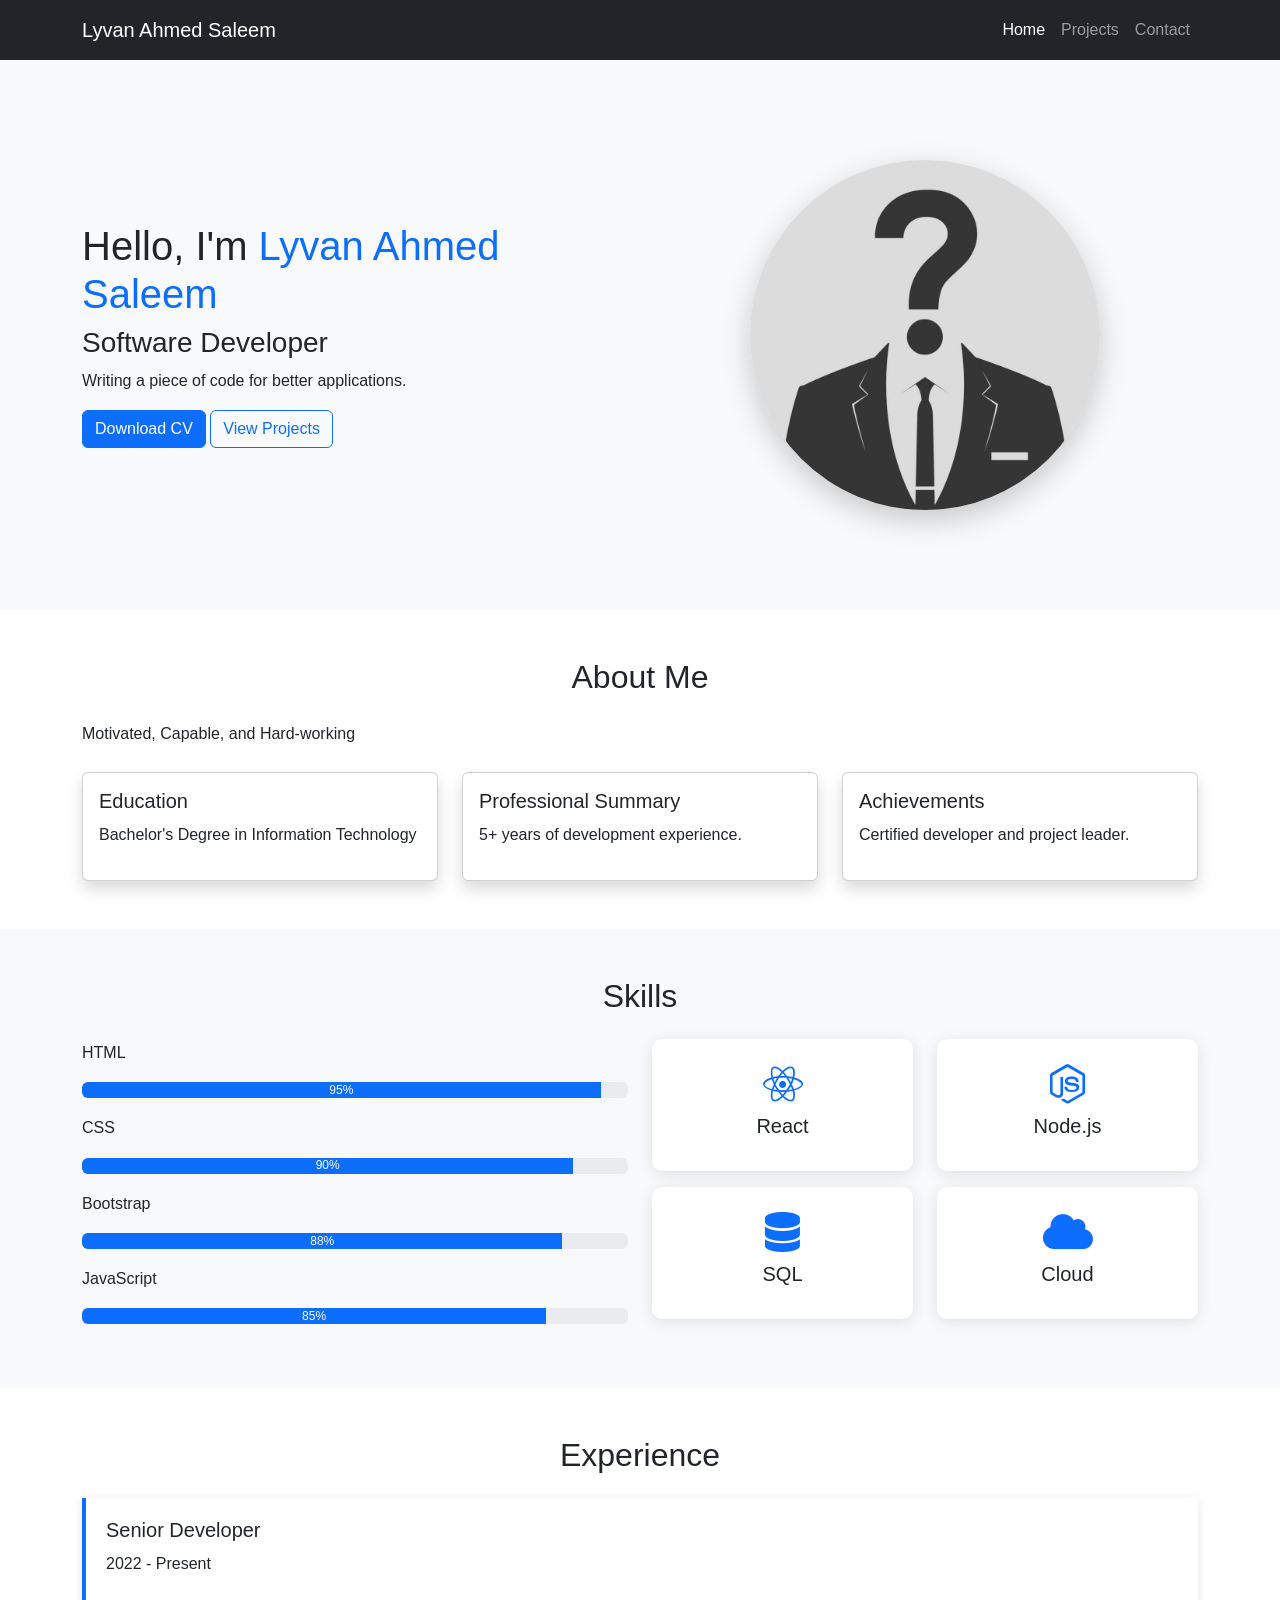
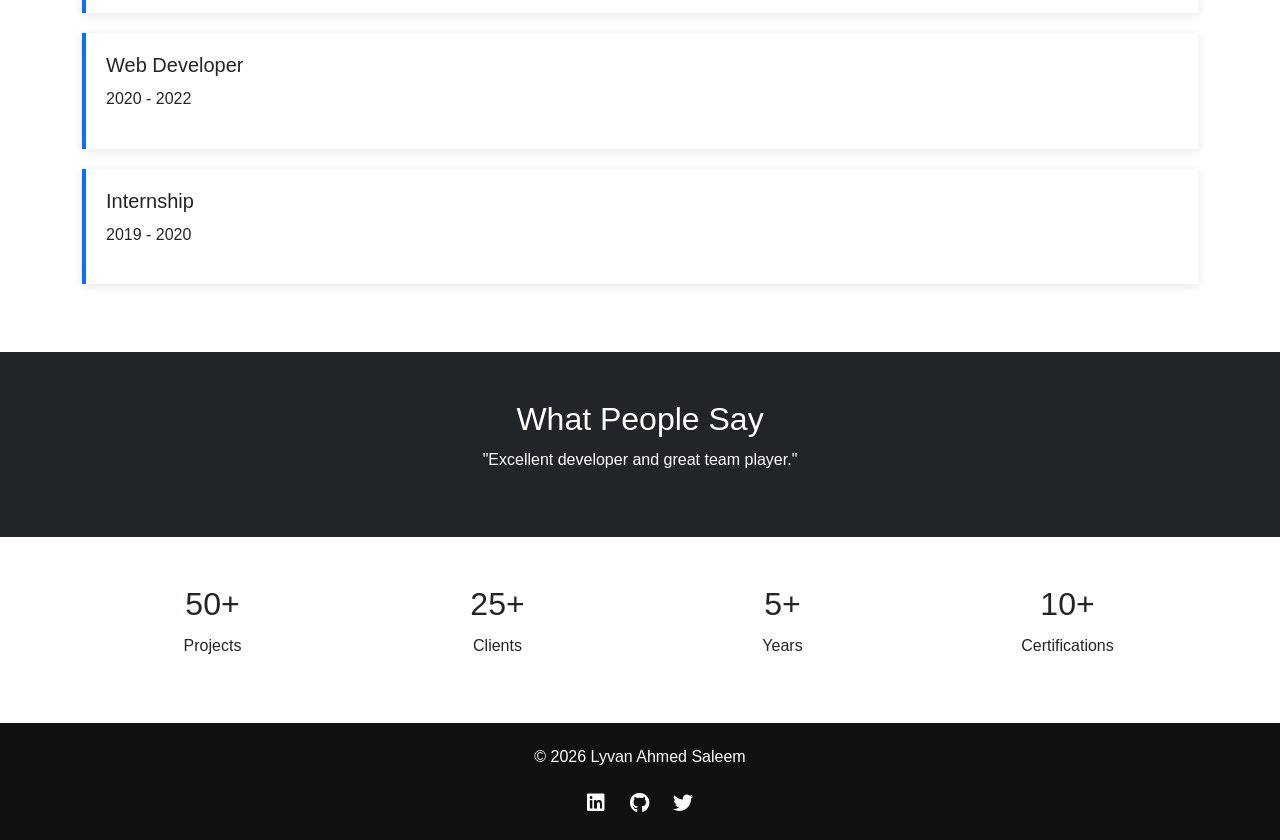
<file: index.html>
<!DOCTYPE html>
<html lang="en">
<head>
<meta charset="UTF-8">
<meta name="viewport" content="width=device-width, initial-scale=1">
<title>Your Name | Portfolio</title>

<link href="https://cdn.jsdelivr.net/npm/bootstrap@5.3.3/dist/css/bootstrap.min.css" rel="stylesheet">
<link rel="stylesheet" href="https://cdnjs.cloudflare.com/ajax/libs/font-awesome/6.5.2/css/all.min.css">
<link rel="stylesheet" href="css/style.css">
</head>

<body>

<nav class="navbar navbar-expand-lg navbar-dark bg-dark sticky-top">
<div class="container">
<a class="navbar-brand" href="#">Lyvan Ahmed Saleem</a>

<button class="navbar-toggler" type="button" data-bs-toggle="collapse" data-bs-target="#navMenu">
<span class="navbar-toggler-icon"></span>
</button>

<div class="collapse navbar-collapse" id="navMenu">
<ul class="navbar-nav ms-auto">
<li class="nav-item"><a class="nav-link active" href="index.html">Home</a></li>
<li class="nav-item"><a class="nav-link" href="about.html">Projects</a></li>
<li class="nav-item"><a class="nav-link" href="contact.html">Contact</a></li>
</ul>
</div>
</div>
</nav>

<section class="hero">
<div class="container">
<div class="row align-items-center">

<div class="col-md-6">
<h1>Hello, I'm <span class="text-primary">Lyvan Ahmed Saleem</span></h1>
<h3>Software Developer</h3>
<p>
Writing a piece of code for better applications.
</p>

<a href="#" class="btn btn-primary">Download CV</a>
<a href="about.html" class="btn btn-outline-primary">View Projects</a>
</div>

<div class="col-md-6 text-center">
<img src="images/profile.jpg" class="img-fluid hero-img" alt="Profile">
</div>

</div>
</div>
</section>

<section class="py-5">
<div class="container">
<h2 class="text-center mb-4">About Me</h2>

<p>
Motivated, Capable, and Hard-working
</p>

<div class="row mt-4">

<div class="col-md-4">
<div class="card shadow">
<div class="card-body">
<h5>Education</h5>
<p>Bachelor's Degree in Information Technology</p>
</div>
</div>
</div>

<div class="col-md-4">
<div class="card shadow">
<div class="card-body">
<h5>Professional Summary</h5>
<p>5+ years of development experience.</p>
</div>
</div>
</div>

<div class="col-md-4">
<div class="card shadow">
<div class="card-body">
<h5>Achievements</h5>
<p>Certified developer and project leader.</p>
</div>
</div>
</div>

</div>
</div>
</section>

<section class="bg-light py-5">
<div class="container">
<h2 class="text-center mb-4">Skills</h2>

<div class="row">

<div class="col-md-6">
<p>HTML</p>
<div class="progress mb-3">
<div class="progress-bar" style="width:95%">95%</div>
</div>

<p>CSS</p>
<div class="progress mb-3">
<div class="progress-bar" style="width:90%">90%</div>
</div>

<p>Bootstrap</p>
<div class="progress mb-3">
<div class="progress-bar" style="width:88%">88%</div>
</div>

<p>JavaScript</p>
<div class="progress mb-3">
<div class="progress-bar" style="width:85%">85%</div>
</div>
</div>

<div class="col-md-6">

<div class="row">

<div class="col-6 mb-3">
<div class="skill-card">
<i class="fab fa-react"></i>
<h5>React</h5>
</div>
</div>

<div class="col-6 mb-3">
<div class="skill-card">
<i class="fab fa-node-js"></i>
<h5>Node.js</h5>
</div>
</div>

<div class="col-6 mb-3">
<div class="skill-card">
<i class="fas fa-database"></i>
<h5>SQL</h5>
</div>
</div>

<div class="col-6 mb-3">
<div class="skill-card">
<i class="fas fa-cloud"></i>
<h5>Cloud</h5>
</div>
</div>

</div>
</div>

</div>
</div>
</section>

<section class="py-5">
<div class="container">
<h2 class="text-center mb-4">Experience</h2>

<div class="timeline">
<div class="timeline-item">
<h5>Senior Developer</h5>
<p>2022 - Present</p>
</div>

<div class="timeline-item">
<h5>Web Developer</h5>
<p>2020 - 2022</p>
</div>

<div class="timeline-item">
<h5>Internship</h5>
<p>2019 - 2020</p>
</div>
</div>
</div>
</section>

<section class="bg-dark text-white py-5">
<div class="container text-center">
<h2>What People Say</h2>
<p>"Excellent developer and great team player."</p>
</div>
</section>

<section class="py-5 text-center">
<div class="container">

<div class="row">

<div class="col-md-3">
<h2>50+</h2>
<p>Projects</p>
</div>

<div class="col-md-3">
<h2>25+</h2>
<p>Clients</p>
</div>

<div class="col-md-3">
<h2>5+</h2>
<p>Years</p>
</div>

<div class="col-md-3">
<h2>10+</h2>
<p>Certifications</p>
</div>

</div>

</div>
</section>

<footer>
<div class="container text-center">
<p>© 2026 Lyvan Ahmed Saleem</p>

<div>
<a href="#"><i class="fab fa-linkedin"></i></a>
<a href="#"><i class="fab fa-github"></i></a>
<a href="#"><i class="fab fa-twitter"></i></a>
</div>

</div>
</footer>

<script src="js/script.js"></script>

</body>
</html>
</file>
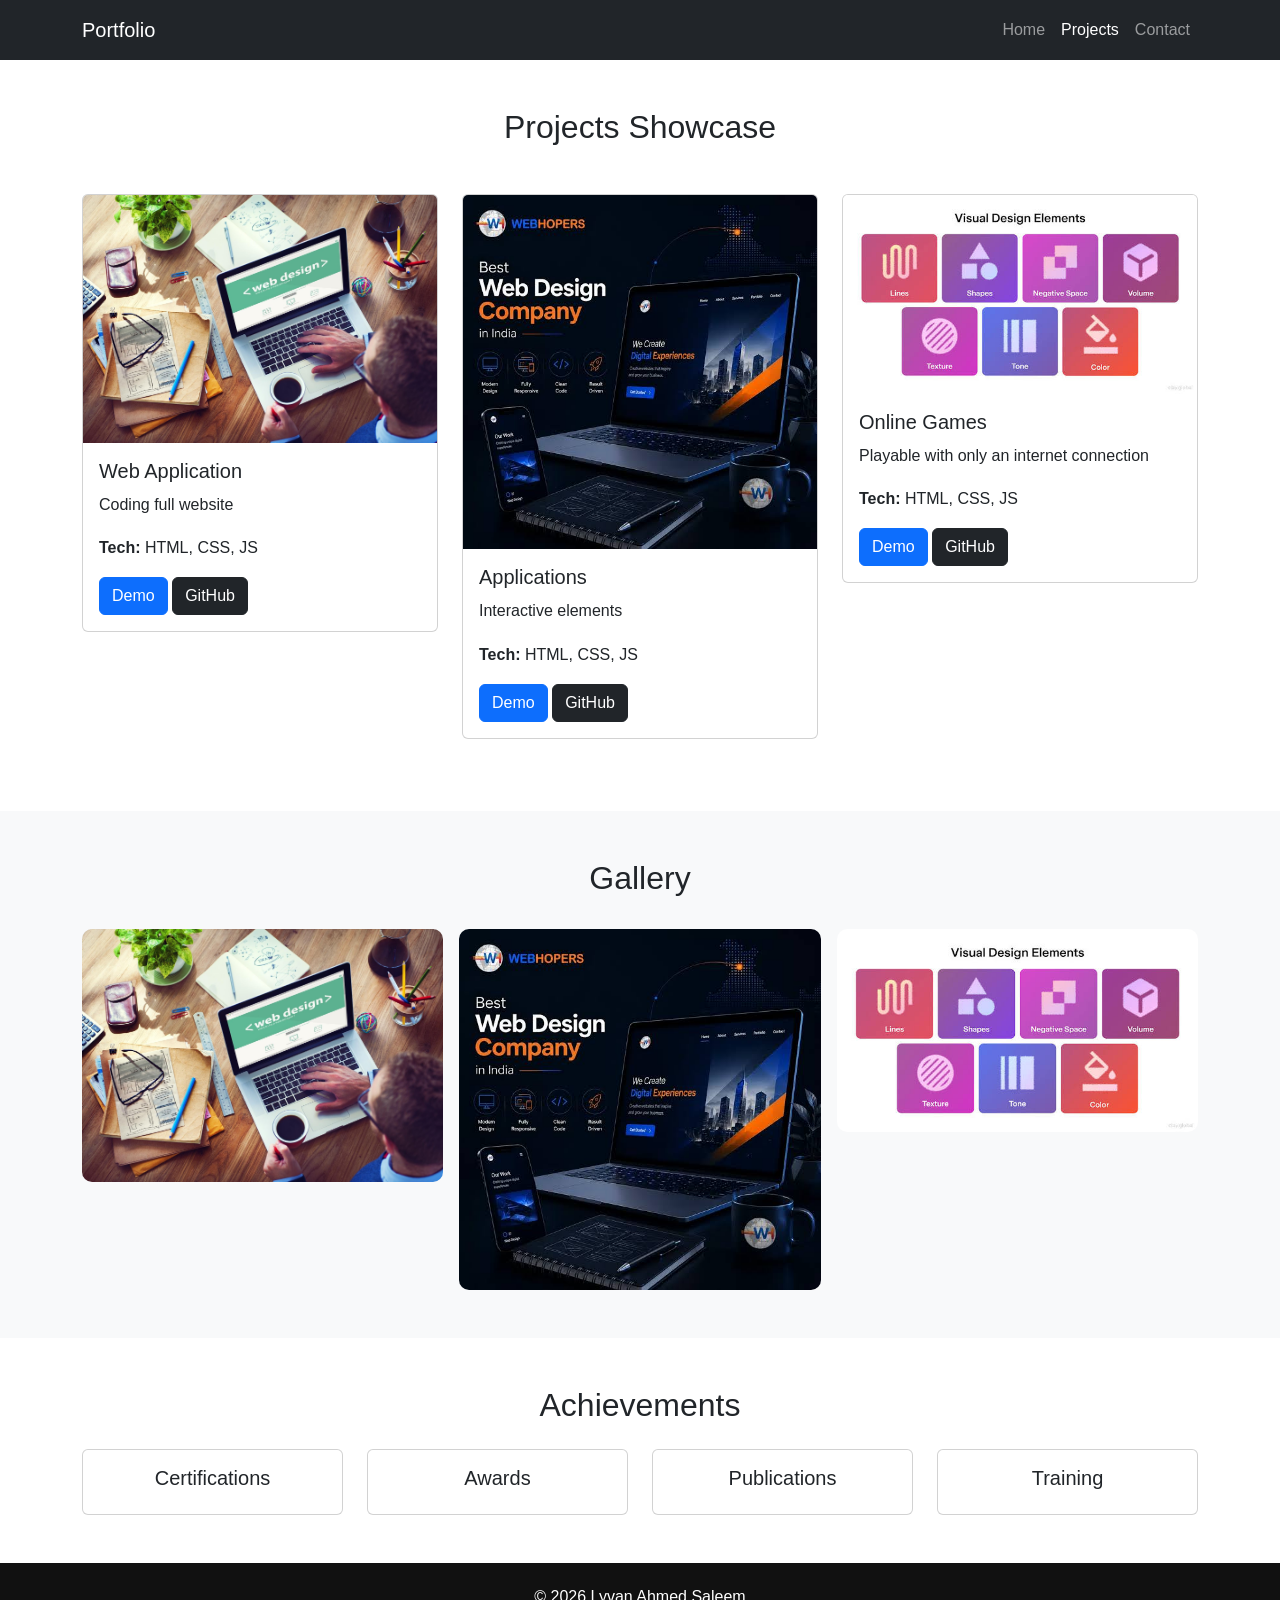
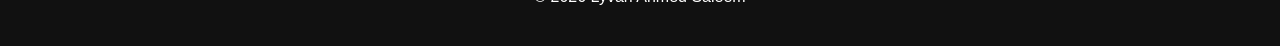
<file: about.html>
<!DOCTYPE html>
<html lang="en">
<head>

<meta charset="UTF-8">
<meta name="viewport" content="width=device-width, initial-scale=1">

<title>Projects</title>

<link href="https://cdn.jsdelivr.net/npm/bootstrap@5.3.3/dist/css/bootstrap.min.css" rel="stylesheet">
<link rel="stylesheet" href="https://cdnjs.cloudflare.com/ajax/libs/font-awesome/6.5.2/css/all.min.css">
<link rel="stylesheet" href="css/style.css">

</head>
<body>

<nav class="navbar navbar-expand-lg navbar-dark bg-dark">
<div class="container">
<a class="navbar-brand" href="index.html">Portfolio</a>

<div class="navbar-nav ms-auto">
<a class="nav-link" href="index.html">Home</a>
<a class="nav-link active" href="about.html">Projects</a>
<a class="nav-link" href="contact.html">Contact</a>
</div>
</div>
</nav>

<section class="container py-5">

<h2 class="text-center mb-5">Projects Showcase</h2>

<div class="row">

<!-- Repeat six cards -->

<div class="col-md-4 mb-4">
<div class="card project-card">
<img src="images/project1.jpg" class="card-img-top">
<div class="card-body">
<h5>Web Application</h5>
<p>Coding full website</p>
<p><strong>Tech:</strong> HTML, CSS, JS</p>

<a href="#" class="btn btn-primary">Demo</a>
<a href="#" class="btn btn-dark">GitHub</a>
</div>
</div>
</div>

<div class="col-md-4 mb-4">
<div class="card project-card">
<img src="images/project2.jpg" class="card-img-top">
<div class="card-body">
<h5>Applications</h5>
<p>Interactive elements</p>
<p><strong>Tech:</strong> HTML, CSS, JS</p>

<a href="#" class="btn btn-primary">Demo</a>
<a href="#" class="btn btn-dark">GitHub</a>
</div>
</div>
</div>

<div class="col-md-4 mb-4">
<div class="card project-card">
<img src="images/project3.jpg" class="card-img-top">
<div class="card-body">
<h5>Online Games</h5>
<p>Playable with only an internet connection</p>
<p><strong>Tech:</strong> HTML, CSS, JS</p>

<a href="#" class="btn btn-primary">Demo</a>
<a href="#" class="btn btn-dark">GitHub</a>
</div>
</div>
</div>

</div>

</section>

<section class="bg-light py-5">
<div class="container">
<h2 class="text-center">Gallery</h2>

<div class="row g-3 mt-3">

<div class="col-md-4">
<img src="images/project1.jpg" class="img-fluid gallery-image">
</div>

<div class="col-md-4">
<img src="images/project2.jpg" class="img-fluid gallery-image">
</div>

<div class="col-md-4">
<img src="images/project3.jpg" class="img-fluid gallery-image">
</div>

</div>
</div>
</section>

<section class="container py-5">

<h2 class="text-center">Achievements</h2>

<div class="row mt-4">

<div class="col-md-3">
<div class="card text-center">
<div class="card-body">
<h5>Certifications</h5>
</div>
</div>
</div>

<div class="col-md-3">
<div class="card text-center">
<div class="card-body">
<h5>Awards</h5>
</div>
</div>
</div>

<div class="col-md-3">
<div class="card text-center">
<div class="card-body">
<h5>Publications</h5>
</div>
</div>
</div>

<div class="col-md-3">
<div class="card text-center">
<div class="card-body">
<h5>Training</h5>
</div>
</div>
</div>

</div>

</section>

<footer>
<div class="container text-center">
<p>© 2026 Lyvan Ahmed Saleem</p>
</div>
</footer>

</body>
</html>
</file>
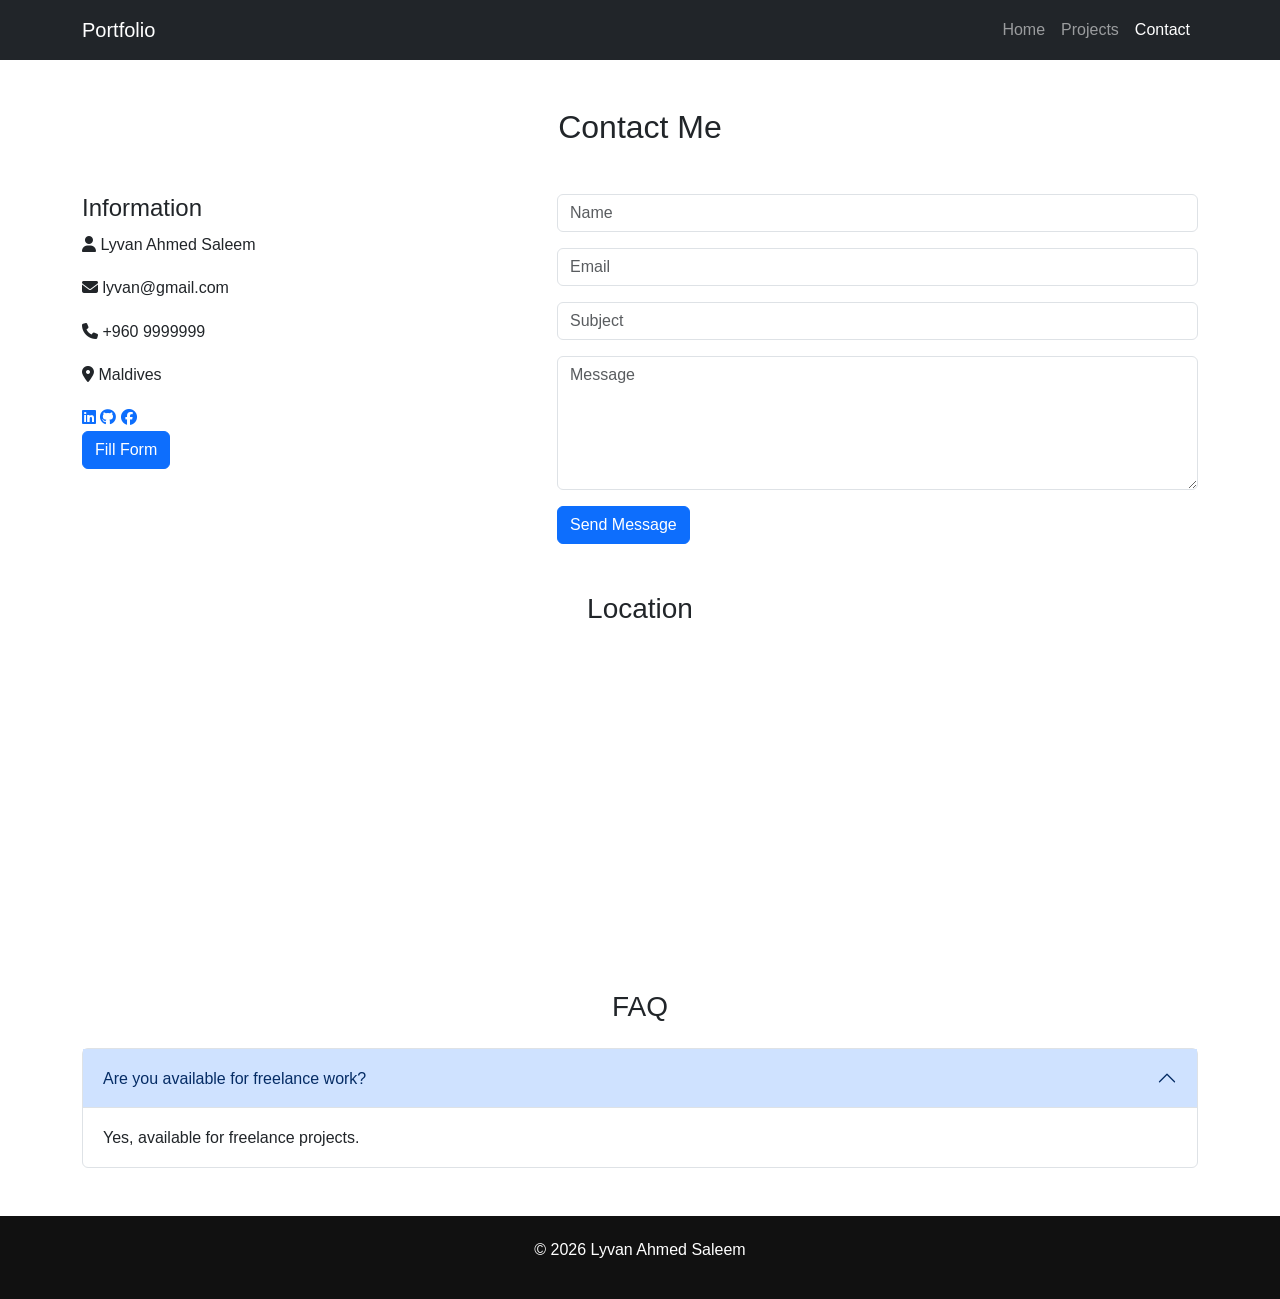
<file: contact.html>
<!DOCTYPE html>
<html lang="en">
<head>

<meta charset="UTF-8">
<meta name="viewport" content="width=device-width, initial-scale=1">

<title>Contact</title>

<link href="https://cdn.jsdelivr.net/npm/bootstrap@5.3.3/dist/css/bootstrap.min.css" rel="stylesheet">
<link rel="stylesheet" href="https://cdnjs.cloudflare.com/ajax/libs/font-awesome/6.5.2/css/all.min.css">
<link rel="stylesheet" href="css/style.css">

</head>
<body>

<nav class="navbar navbar-expand-lg navbar-dark bg-dark">
<div class="container">

<a class="navbar-brand" href="index.html">Portfolio</a>

<div class="navbar-nav ms-auto">
<a class="nav-link" href="index.html">Home</a>
<a class="nav-link" href="about.html">Projects</a>
<a class="nav-link active" href="contact.html">Contact</a>
</div>

</div>
</nav>

<section class="container py-5">

<h2 class="text-center mb-5">Contact Me</h2>

<div class="row">

<div class="col-md-5">
<h4>Information</h4>

<p><i class="fas fa-user"></i> Lyvan Ahmed Saleem</p>
<p><i class="fas fa-envelope"></i> lyvan@gmail.com</p>
<p><i class="fas fa-phone"></i> +960 9999999</p>
<p><i class="fas fa-location-dot"></i> Maldives</p>

<div class="social-icons">
<a href="#"><i class="fab fa-linkedin"></i></a>
<a href="#"><i class="fab fa-github"></i></a>
<a href="#"><i class="fab fa-facebook"></i></a>
</div>

<a href="https://forms.cloud.microsoft/r/M678Bsp9cp"
   class="btn btn-primary"
   target="_blank">
   Fill Form
</a>

</div>

<div class="col-md-7">

<form id="contactForm">

<div class="mb-3">
<input type="text" id="name" class="form-control" placeholder="Name">
</div>

<div class="mb-3">
<input type="email" id="email" class="form-control" placeholder="Email">
</div>

<div class="mb-3">
<input type="text" id="subject" class="form-control" placeholder="Subject">
</div>

<div class="mb-3">
<textarea id="message" class="form-control" rows="5" placeholder="Message"></textarea>
</div>

<button class="btn btn-primary">Send Message</button>

</form>

</div>

</div>

</section>

<section class="container pb-5">

<h3 class="text-center">Location</h3>

<iframe width="100%" height="300"
src="https://maps.google.com/maps?q=maldives&t=&z=5&ie=UTF8&iwloc=&output=embed"></iframe>

</section>

<section class="container pb-5">

<h3 class="text-center mb-4">FAQ</h3>

<div class="accordion" id="faq">

<div class="accordion-item">
<button class="accordion-button" data-bs-toggle="collapse" data-bs-target="#one">
Are you available for freelance work?
</button>

<div id="one" class="accordion-collapse collapse show">
<div class="accordion-body">
Yes, available for freelance projects.
</div>
</div>

</div>

</div>

</section>

<footer>
<div class="container text-center">
<p>© 2026 Lyvan Ahmed Saleem</p>
</div>
</footer>

<script src="js/script.js"></script>

</body>
</html>
</file>
<file: css/style.css>
body{
font-family:'Segoe UI',sans-serif;
line-height:1.7;
scroll-behavior:smooth;
}

.hero{
padding:100px 0;
background:#f8f9fa;
}

.hero-img{
width:350px;
height:350px;
object-fit:cover;
border-radius:50%;
box-shadow:0 10px 30px rgba(0,0,0,.2);
}

.skill-card{
padding:25px;
text-align:center;
background:#fff;
border-radius:10px;
box-shadow:0 3px 15px rgba(0,0,0,.1);
transition:.3s;
}

.skill-card:hover{
transform:translateY(-5px);
}

.skill-card i{
font-size:40px;
margin-bottom:10px;
color:#0d6efd;
}

.timeline-item{
padding:20px;
margin-bottom:20px;
border-left:4px solid #0d6efd;
background:#fff;
box-shadow:0 2px 10px rgba(0,0,0,.1);
}

.project-card{
transition:.3s;
}

.project-card:hover{
transform:translateY(-8px);
}

.gallery-image{
border-radius:10px;
transition:.3s;
}

.gallery-image:hover{
transform:scale(1.05);
}

footer{
background:#111;
color:#fff;
padding:20px;
}

footer a{
color:#fff;
margin:0 10px;
font-size:20px;
}
</file>
